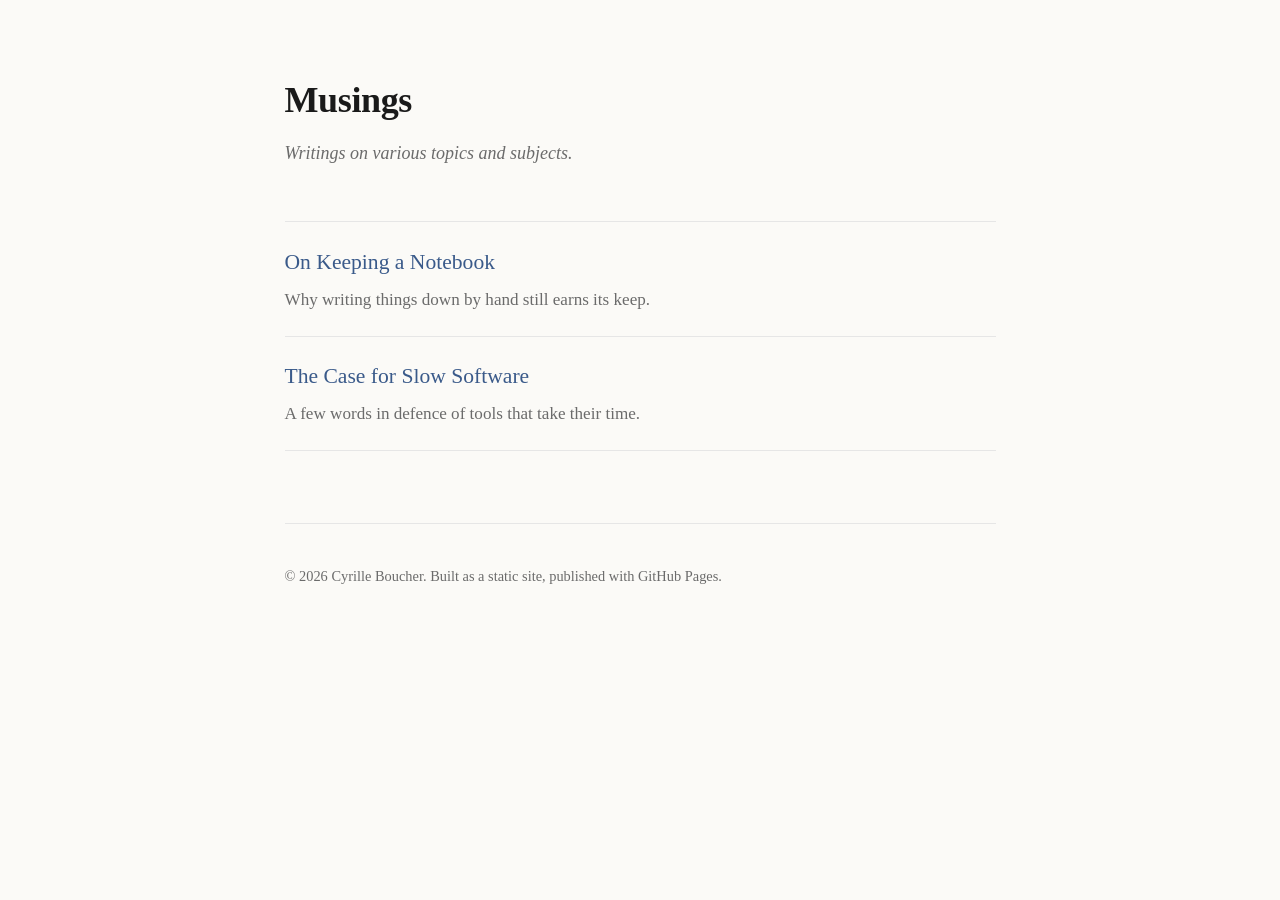
<file: index.html>
<!DOCTYPE html>
<html lang="en">
<head>
  <meta charset="utf-8">
  <meta name="viewport" content="width=device-width, initial-scale=1">
  <title>Musings</title>
  <meta name="description" content="Writings on various topics and subjects.">
  <link rel="stylesheet" href="assets/style.css">
</head>
<body>
  <div class="wrap">
    <header class="site">
      <h1>Musings</h1>
      <p class="tagline">Writings on various topics and subjects.</p>
    </header>

    <main>
      <ul class="index">
        <li>
          <a class="title" href="articles/on-keeping-a-notebook.html">On Keeping a Notebook</a>
          <p class="summary">Why writing things down by hand still earns its keep.</p>
        </li>
        <li>
          <a class="title" href="articles/the-case-for-slow-software.html">The Case for Slow Software</a>
          <p class="summary">A few words in defence of tools that take their time.</p>
        </li>
      </ul>
    </main>

    <footer class="site">
      <p>&copy; 2026 Cyrille Boucher. Built as a static site, published with GitHub Pages.</p>
    </footer>
  </div>
</body>
</html>
</file>
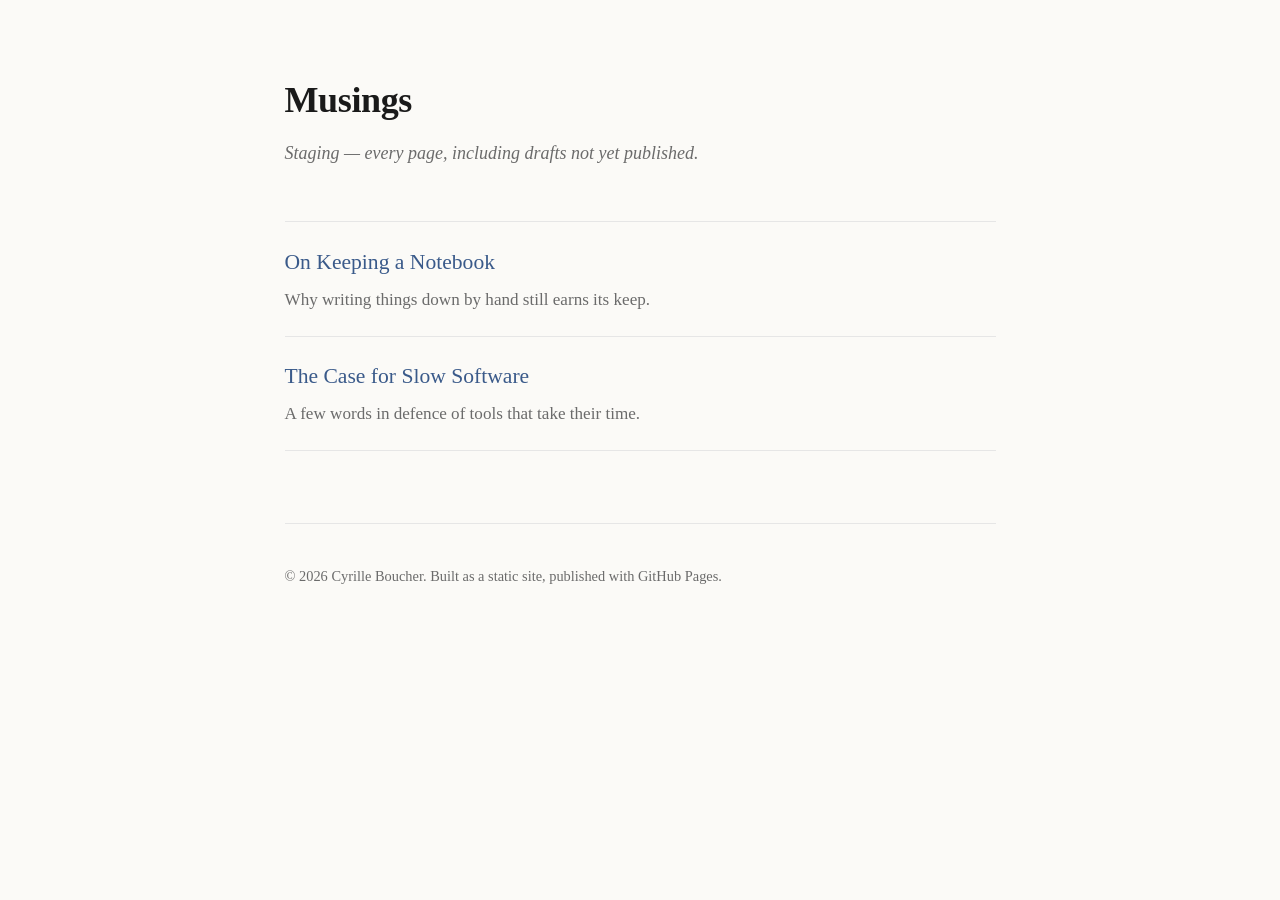
<file: staging.html>
<!DOCTYPE html>
<html lang="en">
<head>
  <meta charset="utf-8">
  <meta name="viewport" content="width=device-width, initial-scale=1">
  <title>Musings — staging</title>
  <meta name="description" content="Staging index of all pages, including unpublished drafts.">
  <link rel="stylesheet" href="assets/style.css">
</head>
<body>
  <!-- Generated by scripts/build_index.py — do not edit by hand. -->
  <div class="wrap">
    <header class="site">
      <h1>Musings</h1>
      <p class="tagline">Staging — every page, including drafts not yet published.</p>
    </header>

    <main>
      <ul class="index">
        <li>
          <a class="title" href="articles/on-keeping-a-notebook.html">On Keeping a Notebook</a>
          <p class="summary">Why writing things down by hand still earns its keep.</p>
        </li>
        <li>
          <a class="title" href="articles/the-case-for-slow-software.html">The Case for Slow Software</a>
          <p class="summary">A few words in defence of tools that take their time.</p>
        </li>
      </ul>
    </main>

    <footer class="site">
      <p>&copy; 2026 Cyrille Boucher. Built as a static site, published with GitHub Pages.</p>
    </footer>
  </div>
</body>
</html>
</file>
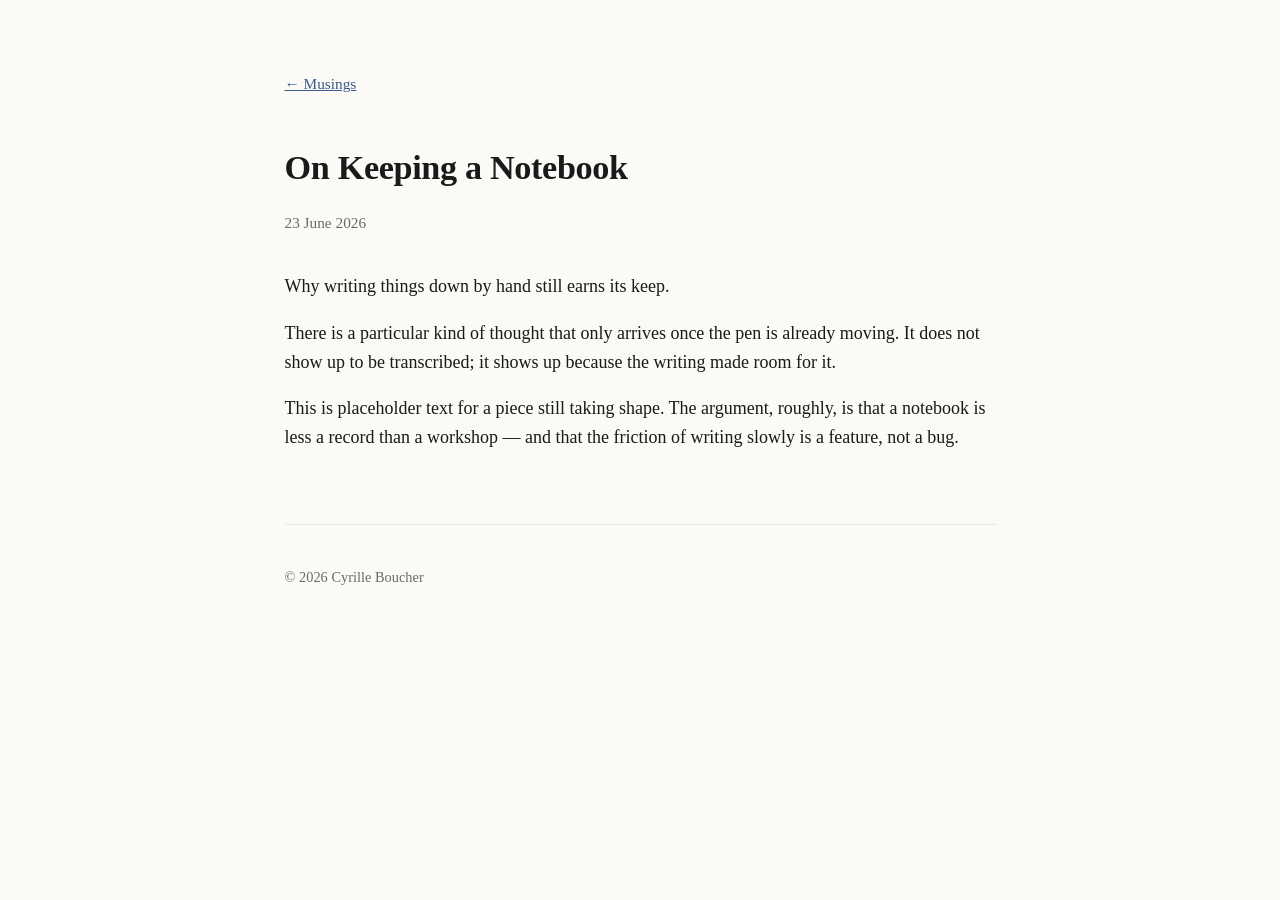
<file: articles/on-keeping-a-notebook.html>
<!DOCTYPE html>
<html lang="en">
<head>
  <meta charset="utf-8">
  <meta name="viewport" content="width=device-width, initial-scale=1">
  <title>On Keeping a Notebook — Musings</title>
  <meta name="description" content="Why writing things down by hand still earns its keep.">
  <link rel="stylesheet" href="../assets/style.css">
</head>
<body data-status="published">
  <div class="wrap">
    <nav class="back"><a href="../index.html">&larr; Musings</a></nav>

    <article>
      <h1>On Keeping a Notebook</h1>
      <p class="meta">23 June 2026</p>
      <p class="summary lede">Why writing things down by hand still earns its keep.</p>

      <p>
        There is a particular kind of thought that only arrives once the pen is
        already moving. It does not show up to be transcribed; it shows up
        because the writing made room for it.
      </p>
      <p>
        This is placeholder text for a piece still taking shape. The argument,
        roughly, is that a notebook is less a record than a workshop &mdash; and
        that the friction of writing slowly is a feature, not a bug.
      </p>
    </article>

    <footer class="site">
      <p>&copy; 2026 Cyrille Boucher</p>
    </footer>
  </div>
</body>
</html>
</file>
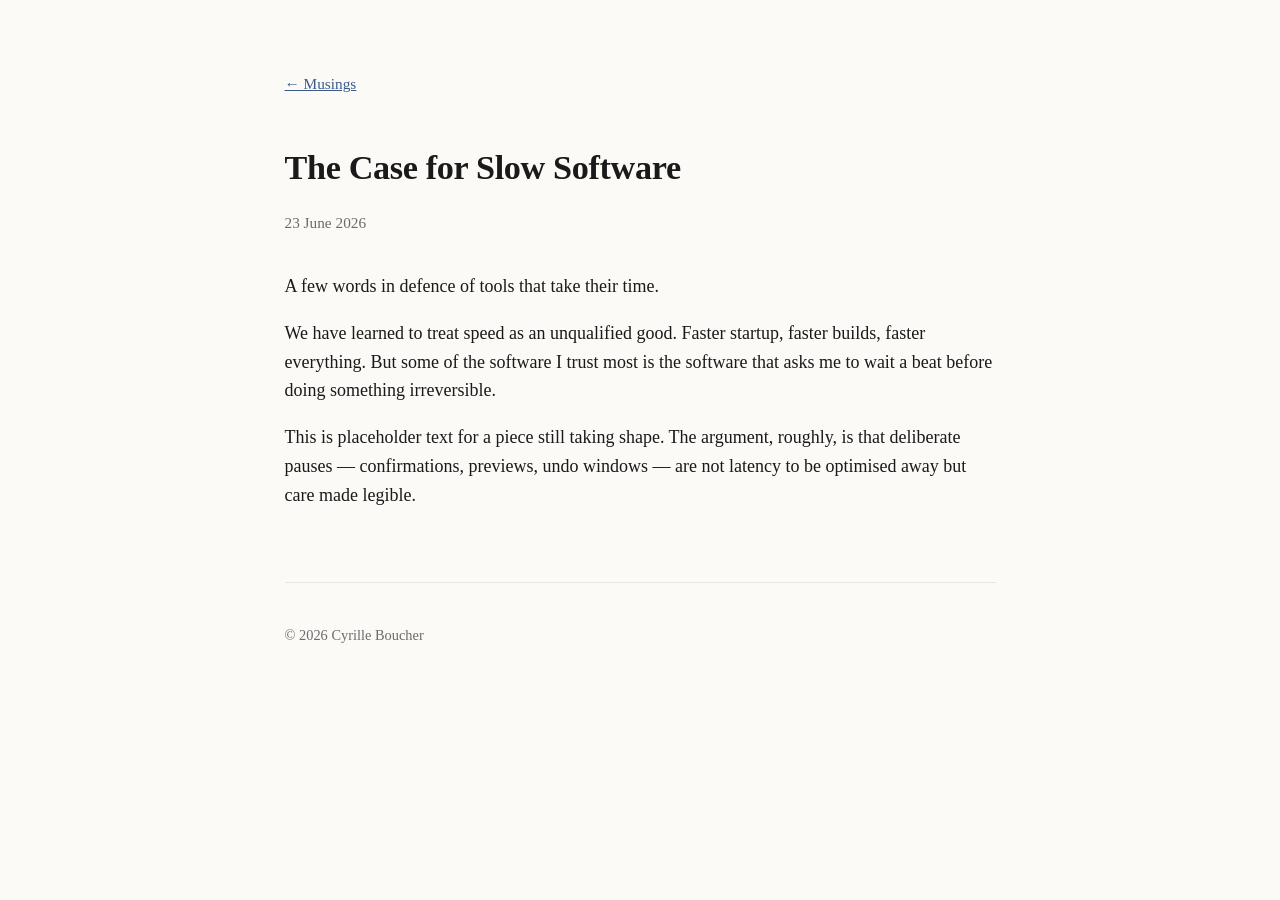
<file: articles/the-case-for-slow-software.html>
<!DOCTYPE html>
<html lang="en">
<head>
  <meta charset="utf-8">
  <meta name="viewport" content="width=device-width, initial-scale=1">
  <title>The Case for Slow Software — Musings</title>
  <meta name="description" content="A few words in defence of tools that take their time.">
  <link rel="stylesheet" href="../assets/style.css">
</head>
<body data-status="published">
  <div class="wrap">
    <nav class="back"><a href="../index.html">&larr; Musings</a></nav>

    <article>
      <h1>The Case for Slow Software</h1>
      <p class="meta">23 June 2026</p>
      <p class="summary lede">A few words in defence of tools that take their time.</p>

      <p>
        We have learned to treat speed as an unqualified good. Faster startup,
        faster builds, faster everything. But some of the software I trust most
        is the software that asks me to wait a beat before doing something
        irreversible.
      </p>
      <p>
        This is placeholder text for a piece still taking shape. The argument,
        roughly, is that deliberate pauses &mdash; confirmations, previews, undo
        windows &mdash; are not latency to be optimised away but care made
        legible.
      </p>
    </article>

    <footer class="site">
      <p>&copy; 2026 Cyrille Boucher</p>
    </footer>
  </div>
</body>
</html>
</file>
<file: assets/style.css>
:root {
  --ink: #1a1a1a;
  --muted: #6b6b6b;
  --accent: #3a5a8a;
  --rule: #e6e6e6;
  --bg: #fbfaf7;
  --max: 42rem;
}

* { box-sizing: border-box; }

html { font-size: 18px; }

body {
  margin: 0;
  background: var(--bg);
  color: var(--ink);
  font-family: Georgia, "Iowan Old Style", "Times New Roman", serif;
  line-height: 1.6;
}

.wrap {
  max-width: var(--max);
  margin: 0 auto;
  padding: 4rem 1.25rem 6rem;
}

a { color: var(--accent); }
a:hover { text-decoration: none; }

header.site {
  margin-bottom: 3rem;
}

header.site h1 {
  font-size: 2rem;
  margin: 0 0 0.5rem;
  letter-spacing: -0.01em;
}

header.site p.tagline {
  color: var(--muted);
  font-style: italic;
  margin: 0;
}

nav.back {
  font-size: 0.85rem;
  margin-bottom: 2.5rem;
}

ul.index {
  list-style: none;
  padding: 0;
  margin: 0;
}

ul.index li {
  padding: 1.25rem 0;
  border-top: 1px solid var(--rule);
}

ul.index li:last-child { border-bottom: 1px solid var(--rule); }

ul.index a.title {
  font-size: 1.2rem;
  text-decoration: none;
}

ul.index p.summary {
  margin: 0.35rem 0 0;
  color: var(--muted);
  font-size: 0.95rem;
}

article h1 {
  font-size: 1.9rem;
  margin: 0 0 0.25rem;
  letter-spacing: -0.01em;
}

article .meta {
  color: var(--muted);
  font-size: 0.85rem;
  margin-bottom: 2rem;
}

footer.site {
  margin-top: 4rem;
  padding-top: 1.5rem;
  border-top: 1px solid var(--rule);
  color: var(--muted);
  font-size: 0.8rem;
}
</file>
